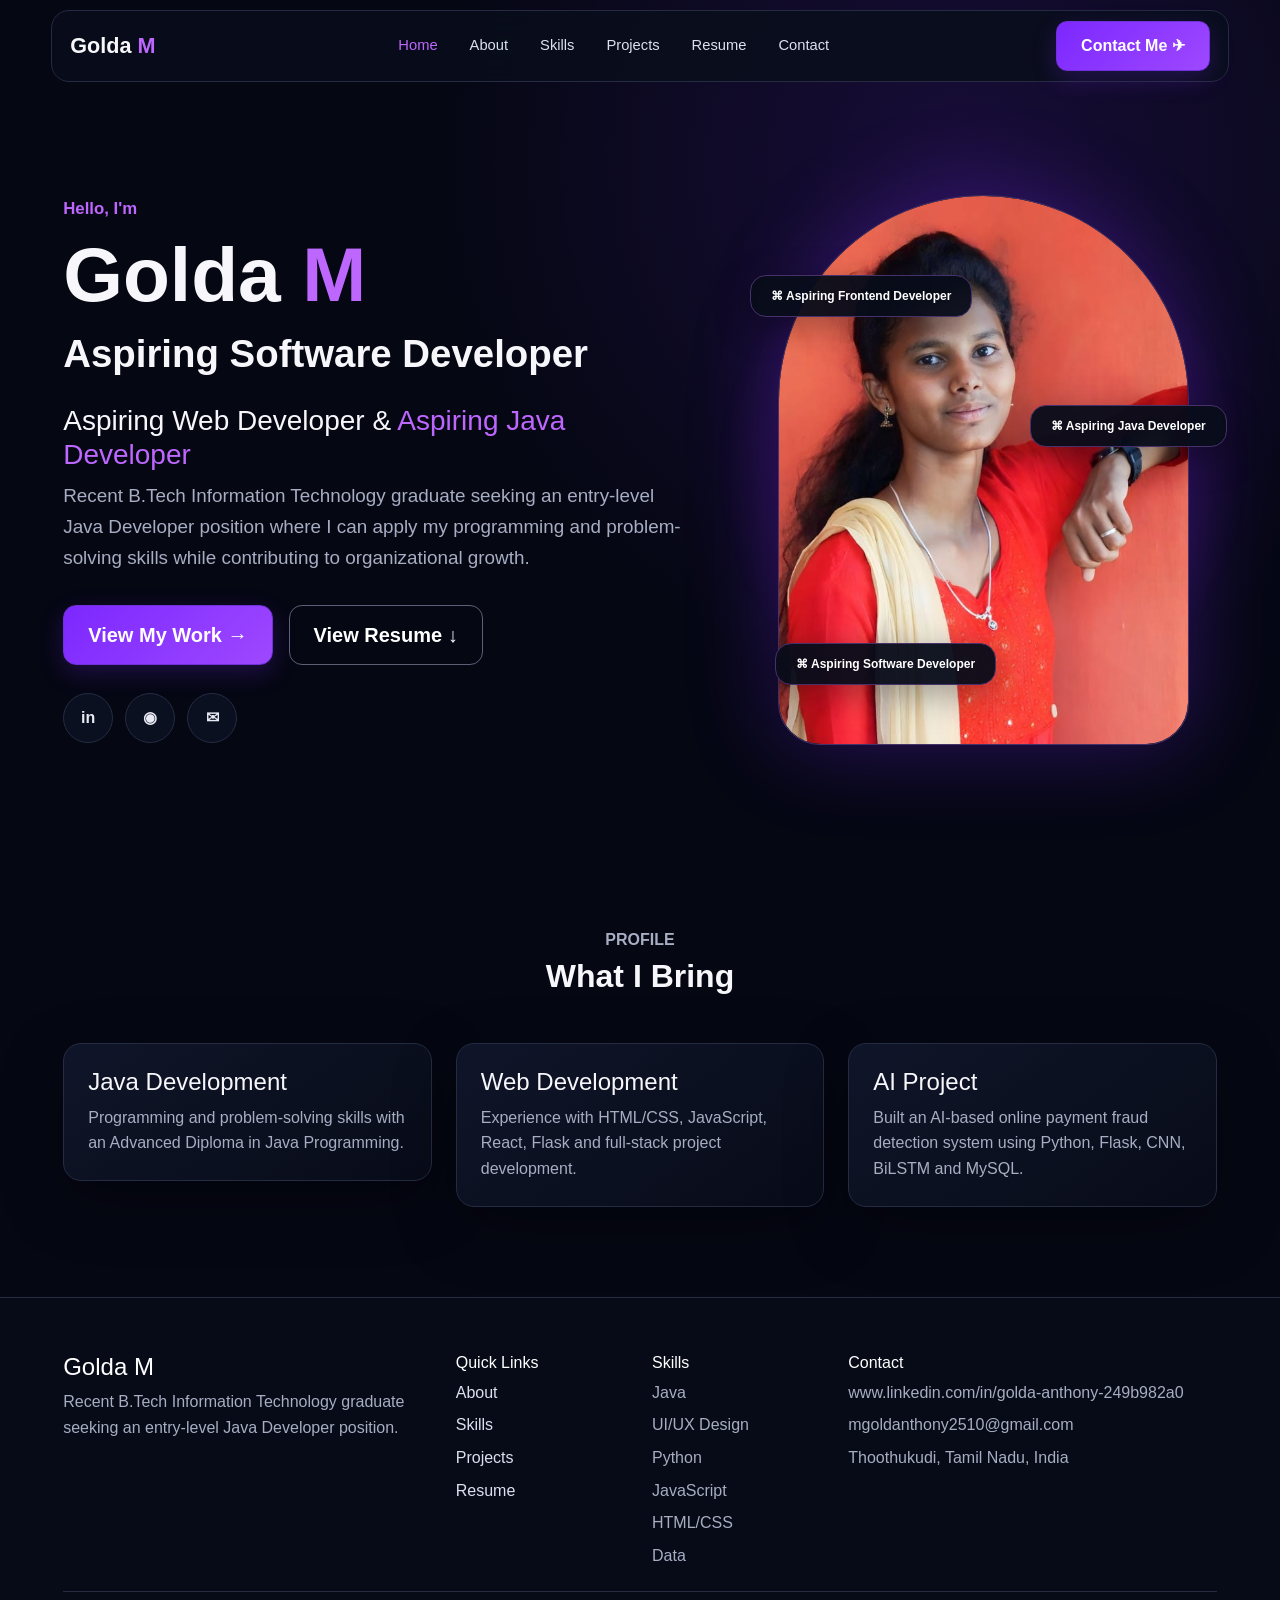
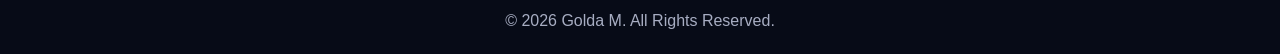
<file: index.html>
<!DOCTYPE html>
<html lang="en">
<head>
<meta charset="UTF-8">
<meta name="viewport" content="width=device-width, initial-scale=1.0">
<title>Home | Golda M</title>
<link href="https://cdn.jsdelivr.net/npm/bootstrap@5.3.3/dist/css/bootstrap.min.css" rel="stylesheet">
<link rel="stylesheet" href="css/style.css">
</head>
<body>
<nav class="navbar navbar-expand-lg sticky-top">
  <div class="container">
    <a class="navbar-brand" href="index.html">Golda <span>M</span></a>
    <button class="navbar-toggler" type="button" data-bs-toggle="collapse" data-bs-target="#mainNav" aria-label="Toggle navigation">
      <span class="navbar-toggler-icon"></span>
    </button>
    <div class="collapse navbar-collapse" id="mainNav">
      <ul class="navbar-nav mx-auto align-items-lg-center gap-lg-2">
        <li class="nav-item"><a class="nav-link active" href="index.html">Home</a></li>
        <li class="nav-item"><a class="nav-link" href="about.html">About</a></li>
        <li class="nav-item"><a class="nav-link" href="skills.html">Skills</a></li>
        <li class="nav-item"><a class="nav-link" href="projects.html">Projects</a></li>
        <li class="nav-item"><a class="nav-link" href="resume.html">Resume</a></li>
        <li class="nav-item"><a class="nav-link" href="contact.html">Contact</a></li>
      </ul>
      <a class="btn btn-purple px-4" href="contact.html">Contact Me ✈</a>
    </div>
  </div>
</nav>

<section class="hero">
  <div class="container">
    <div class="row align-items-center g-0 hero-row">
      <div class="col-lg-7 hero-content">
        <p class="kicker">Hello, I'm</p>
        <h1>Golda <span class="accent">M</span></h1>
        <h2>Aspiring Software Developer</h2>
        <h3>Aspiring Web Developer &amp; <span class="accent">Aspiring Java Developer</span></h3>
        <p class="hero-description">Recent B.Tech Information Technology graduate seeking an entry-level Java Developer position where I can apply my programming and problem-solving skills while contributing to organizational growth.</p>
        <div class="actions">
          <a class="btn btn-purple btn-lg" href="projects.html">View My Work →</a>
          <a class="btn btn-outline-purple btn-lg" href="resume.html">View Resume ↓</a>
        </div>
        <div class="social-icons">
          <a href="https://linkedin.com/in/golda-anthony-249b982a" target="_blank" aria-label="LinkedIn">in</a>
          <a href="https://github.com/GoldaAnthony" target="_blank" aria-label="GitHub">◉</a>
          <a href="mgoldanthony2510@gmail.com" aria-label="Email">✉</a>
        </div>
      </div>

      <div class="col-lg-5 hero-image-col">
        <div class="hero-art">
          <div class="orb"></div>
          <div class="profile">
            <img src="images/profile.jpg" class="profile-photo" alt="Golda M profile photo">
          </div>
          <div class="badge b1">⌘ Aspiring Frontend Developer</div>
          <div class="badge b2">⌘ Aspiring Java Developer</div>
          <div class="badge b3">⌘ Aspiring Software Developer</div>
        </div>
      </div>
    </div>
  </div>
</section>

<section class="section">
<div class="container">
  <div class="text-center mb-5">
    <p class="text-uppercase fw-bold text-secondary mb-1">Profile</p>
    <h2 class="fw-bold">What I Bring</h2>
  </div>
  <div class="row g-4">
    <div class="col-md-4"><div class="card p-4"><h4>Java Development</h4><p class="text-secondary mb-0">Programming and problem-solving skills with an Advanced Diploma in Java Programming.</p></div></div>
    <div class="col-md-4"><div class="card p-4"><h4>Web Development</h4><p class="text-secondary mb-0">Experience with HTML/CSS, JavaScript, React, Flask and full-stack project development.</p></div></div>
    <div class="col-md-4"><div class="card p-4"><h4>AI Project</h4><p class="text-secondary mb-0">Built an AI-based online payment fraud detection system using Python, Flask, CNN, BiLSTM and MySQL.</p></div></div>
  </div>
</div>
</section>

<footer>
  <div class="container">
    <div class="row g-4">
      <div class="col-lg-4">
        <h4 class="text-white">Golda M</h4>
        <p>Recent B.Tech Information Technology graduate seeking an entry-level Java Developer position.</p>
      </div>
      <div class="col-sm-6 col-lg-2">
        <h6 class="text-white">Quick Links</h6>
        <p><a href="about.html">About</a></p><p><a href="skills.html">Skills</a></p><p><a href="projects.html">Projects</a></p><p><a href="resume.html">Resume</a></p>
      </div>
      <div class="col-sm-6 col-lg-2">
        <h6 class="text-white">Skills</h6>
        <p>Java</p><p>UI/UX Design</p><p>Python</p><p>JavaScript</p><p>HTML/CSS</p><p>Data</p>
      </div>
      <div class="col-lg-4">
        <h6 class="text-white">Contact</h6>
        <p>www.linkedin.com/in/golda-anthony-249b982a0</p>
        <p>mgoldanthony2510@gmail.com</p>
        <p>Thoothukudi, Tamil Nadu, India</p>
      </div>
    </div>
    <hr class="border-secondary">
    <p class="text-center mb-0">© <span class="year"></span> Golda M. All Rights Reserved.</p>
  </div>
</footer>
<script src="https://cdn.jsdelivr.net/npm/bootstrap@5.3.3/dist/js/bootstrap.bundle.min.js"></script>
<script src="js/main.js"></script>
</body>
</html>
</file>
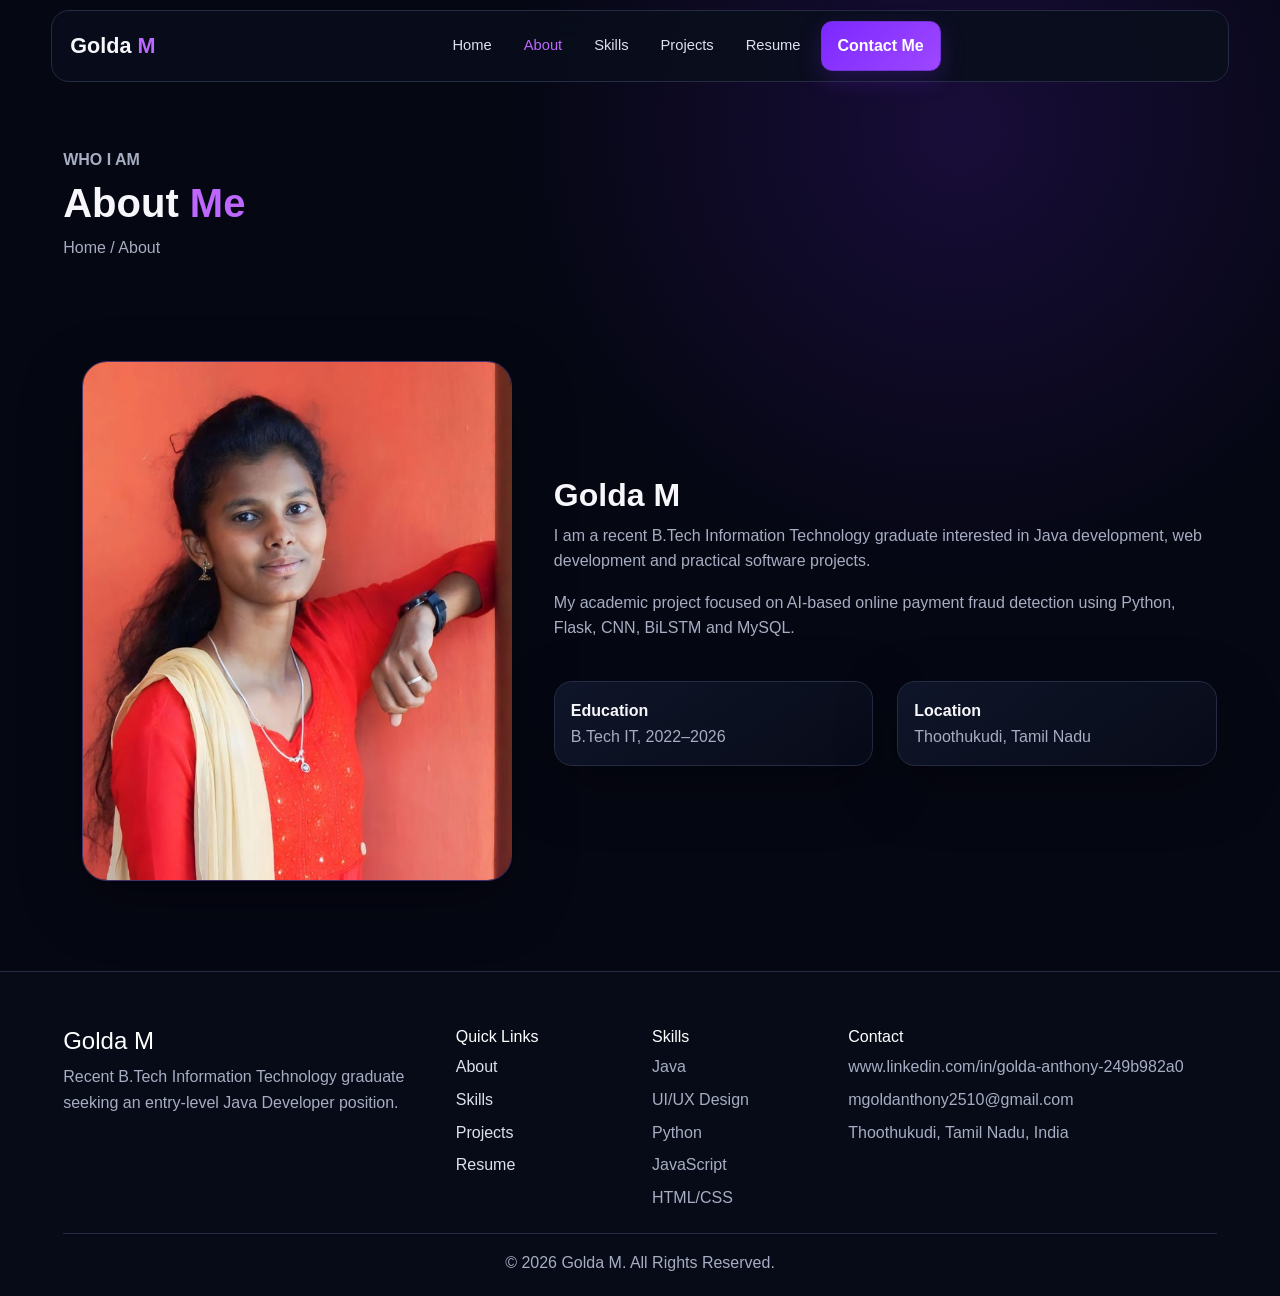
<file: about.html>
<!DOCTYPE html>
<html lang="en">
<head>
<meta charset="UTF-8">
<meta name="viewport" content="width=device-width, initial-scale=1.0">
<title>About | Golda M</title>
<link href="https://cdn.jsdelivr.net/npm/bootstrap@5.3.3/dist/css/bootstrap.min.css" rel="stylesheet">
<link rel="stylesheet" href="css/style.css">
</head>
<body>
<nav class="navbar navbar-expand-lg bg-white border-bottom sticky-top">
  <div class="container">
    <a class="navbar-brand" href="index.html">Golda <span>M</span></a>
    <button class="navbar-toggler" type="button" data-bs-toggle="collapse" data-bs-target="#mainNav" aria-label="Toggle navigation">
      <span class="navbar-toggler-icon"></span>
    </button>
    <div class="collapse navbar-collapse" id="mainNav">
      <ul class="navbar-nav ms-auto align-items-lg-center gap-lg-2">
        <li class="nav-item"><a class="nav-link" href="index.html">Home</a></li>
        <li class="nav-item"><a class="nav-link active" href="about.html">About</a></li>
        <li class="nav-item"><a class="nav-link" href="skills.html">Skills</a></li>
        <li class="nav-item"><a class="nav-link" href="projects.html">Projects</a></li>
        <li class="nav-item"><a class="nav-link" href="resume.html">Resume</a></li>
        <li class="nav-item"><a class="btn btn-purple px-3" href="contact.html">Contact Me</a></li>
      </ul>
    </div>
  </div>
</nav>

<section class="page-head">
<div class="container">
  <p class="text-uppercase fw-bold text-secondary">Who I Am</p>
  <h1 class="fw-bold">About <span class="accent">Me</span></h1>
  <p class="text-secondary">Home / About</p>
</div>
</section>
<section class="section">
<div class="container">
  <div class="row align-items-center g-5">
    <div class="col-lg-5">
      <img src="images/profile.jpg" class="about-photo" alt="Golda M profile photo">
    </div>
    <div class="col-lg-7">
      <h2 class="fw-bold">Golda M</h2>
      <p class="text-secondary">I am a recent B.Tech Information Technology graduate interested in Java development, web development and practical software projects.</p>
      <p class="text-secondary">My academic project focused on AI-based online payment fraud detection using Python, Flask, CNN, BiLSTM and MySQL.</p>
      <div class="row g-3 mt-3">
        <div class="col-sm-6"><div class="card p-3"><strong>Education</strong><span class="text-secondary">B.Tech IT, 2022–2026</span></div></div>
        <div class="col-sm-6"><div class="card p-3"><strong>Location</strong><span class="text-secondary">Thoothukudi, Tamil Nadu</span></div></div>
      </div>
    </div>
  </div>
</div>
</section>

<footer>
  <div class="container">
    <div class="row g-4">
      <div class="col-lg-4">
        <h4 class="text-white">Golda M</h4>
        <p>Recent B.Tech Information Technology graduate seeking an entry-level Java Developer position.</p>
      </div>
      <div class="col-sm-6 col-lg-2">
        <h6 class="text-white">Quick Links</h6>
        <p><a href="about.html">About</a></p><p><a href="skills.html">Skills</a></p><p><a href="projects.html">Projects</a></p><p><a href="resume.html">Resume</a></p>
      </div>
      <div class="col-sm-6 col-lg-2">
        <h6 class="text-white">Skills</h6>
        <p>Java</p><p>UI/UX Design</p><p>Python</p><p>JavaScript</p><p>HTML/CSS</p>
      </div>
      <div class="col-lg-4">
        <h6 class="text-white">Contact</h6>
        <p>www.linkedin.com/in/golda-anthony-249b982a0</p>
        <p>mgoldanthony2510@gmail.com</p>
        <p>Thoothukudi, Tamil Nadu, India</p>
      </div>
    </div>
    <hr class="border-secondary">
    <p class="text-center mb-0">© <span class="year"></span> Golda M. All Rights Reserved.</p>
  </div>
</footer>
<script src="https://cdn.jsdelivr.net/npm/bootstrap@5.3.3/dist/js/bootstrap.bundle.min.js"></script>
<script src="js/main.js"></script>
</body>
</html>
</file>
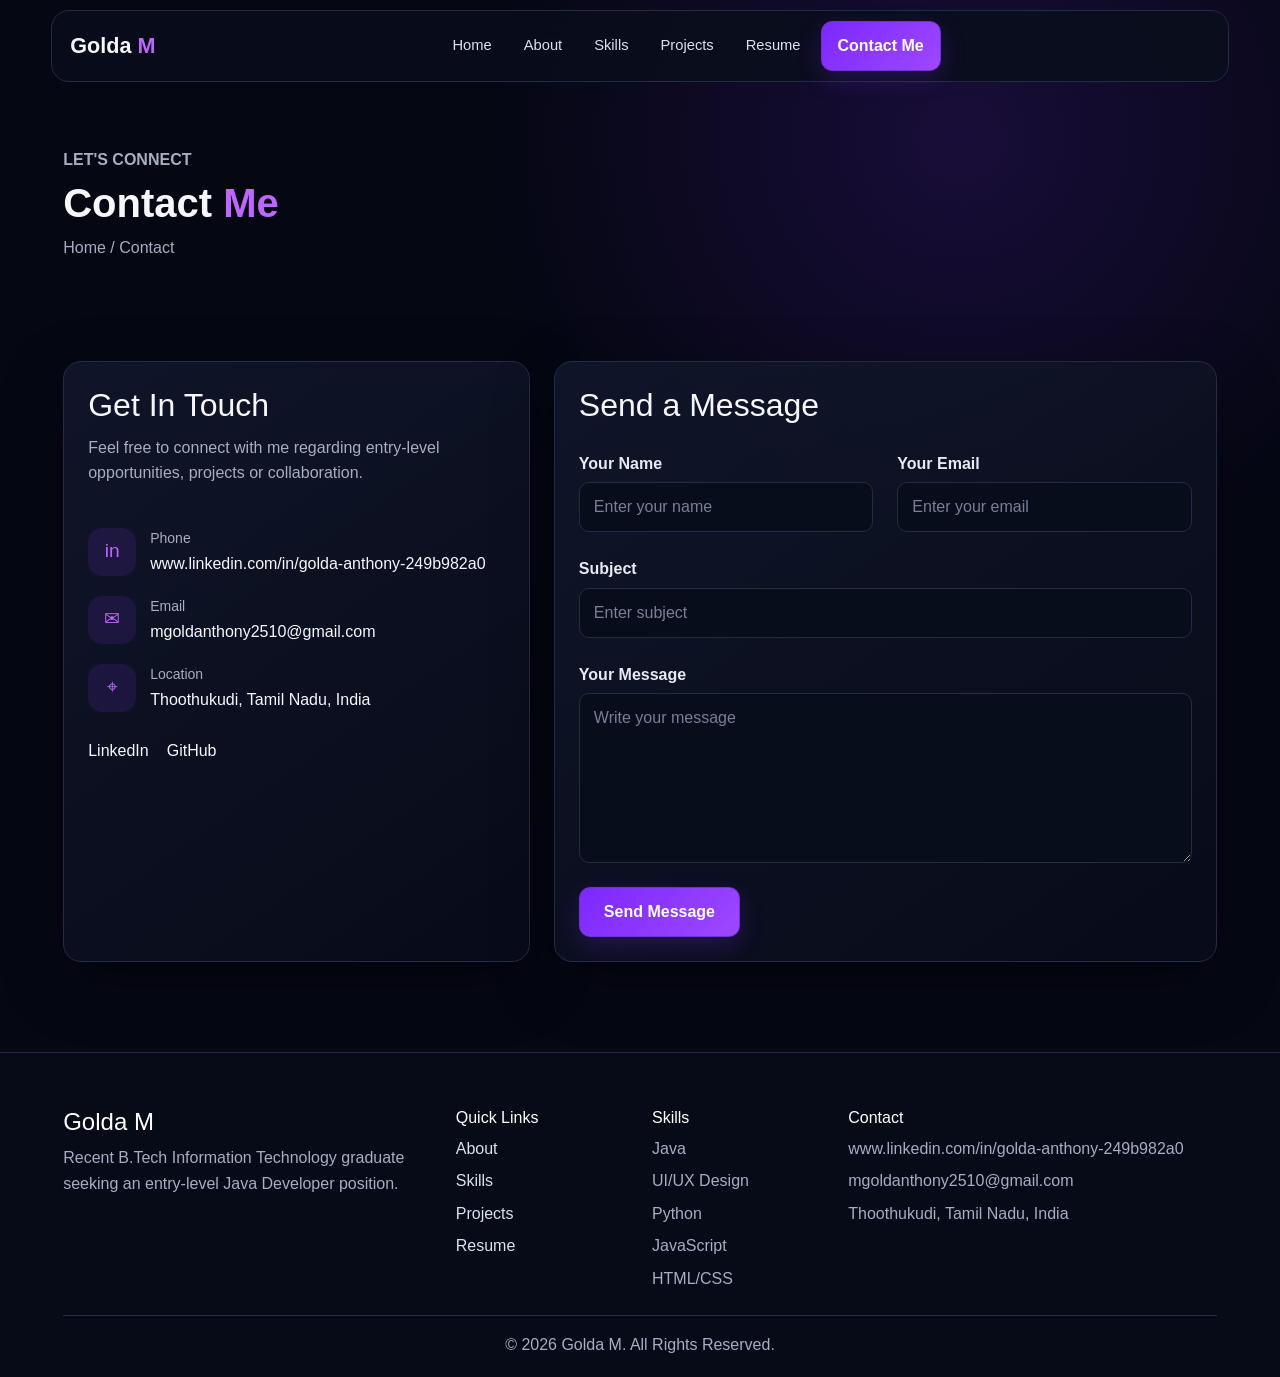
<file: contact.html>
<!DOCTYPE html>
<html lang="en">
<head>
<meta charset="UTF-8">
<meta name="viewport" content="width=device-width, initial-scale=1.0">
<title>Contact | Golda M</title>
<link href="https://cdn.jsdelivr.net/npm/bootstrap@5.3.3/dist/css/bootstrap.min.css" rel="stylesheet">
<link rel="stylesheet" href="css/style.css">
</head>
<body>
<nav class="navbar navbar-expand-lg bg-white border-bottom sticky-top">
  <div class="container">
    <a class="navbar-brand" href="index.html">Golda <span>M</span></a>
    <button class="navbar-toggler" type="button" data-bs-toggle="collapse" data-bs-target="#mainNav" aria-label="Toggle navigation">
      <span class="navbar-toggler-icon"></span>
    </button>
    <div class="collapse navbar-collapse" id="mainNav">
      <ul class="navbar-nav ms-auto align-items-lg-center gap-lg-2">
        <li class="nav-item"><a class="nav-link" href="index.html">Home</a></li>
        <li class="nav-item"><a class="nav-link" href="about.html">About</a></li>
        <li class="nav-item"><a class="nav-link" href="skills.html">Skills</a></li>
        <li class="nav-item"><a class="nav-link" href="projects.html">Projects</a></li>
        <li class="nav-item"><a class="nav-link" href="resume.html">Resume</a></li>
        <li class="nav-item"><a class="btn btn-purple px-3" href="contact.html">Contact Me</a></li>
      </ul>
    </div>
  </div>
</nav>

<section class="page-head">
  <div class="container">
    <p class="text-uppercase fw-bold text-secondary">Let's Connect</p>
    <h1 class="fw-bold">Contact <span class="accent">Me</span></h1>
    <p class="text-secondary">Home / Contact</p>
  </div>
</section>

<section class="section">
  <div class="container">
    <div class="row g-4 contact-grid align-items-stretch">
      <div class="col-lg-5 contact-col">
        <div class="card p-4 contact-card">
          <h2>Get In Touch</h2>
          <p class="text-secondary">Feel free to connect with me regarding entry-level opportunities, projects or collaboration.</p>
          <div class="contact-info">
            <div class="contact-item"><div class="contact-icon">in</div><div><small class="text-secondary">Phone</small><div>www.linkedin.com/in/golda-anthony-249b982a0</div></div></div>
            <div class="contact-item"><div class="contact-icon">✉</div><div><small class="text-secondary">Email</small><div>mgoldanthony2510@gmail.com</div></div></div>
            <div class="contact-item"><div class="contact-icon">⌖</div><div><small class="text-secondary">Location</small><div>Thoothukudi, Tamil Nadu, India</div></div></div>
          </div>
          <div class="contact-links">
            <a href="https://linkedin.com/in/golda-anthony-249b982a0" target="_blank">LinkedIn</a>
            <a href="https://github.com/GoldaAnthony" target="_blank">GitHub</a>
          </div>
        </div>
      </div>

      <div class="col-lg-7 contact-col">
        <div class="card p-4 contact-card contact-form">
          <h2>Send a Message</h2>
          <form id="contactForm" class="mt-3">
            <div class="row g-3">
              <div class="col-md-6"><label class="form-label" for="name">Your Name</label><input id="name" class="form-control" type="text" placeholder="Enter your name" required></div>
              <div class="col-md-6"><label class="form-label" for="email">Your Email</label><input id="email" type="email" class="form-control" placeholder="Enter your email" required></div>
              <div class="col-12"><label class="form-label" for="subject">Subject</label><input id="subject" class="form-control" type="text" placeholder="Enter subject" required></div>
              <div class="col-12"><label class="form-label" for="message">Your Message</label><textarea id="message" class="form-control" rows="6" placeholder="Write your message" required></textarea></div>
              <div class="col-12"><button class="btn btn-purple px-4" type="submit">Send Message</button></div>
            </div>
          </form>
        </div>
      </div>
    </div>
  </div>
</section>

<footer>
  <div class="container">
    <div class="row g-4">
      <div class="col-lg-4">
        <h4 class="text-white">Golda M</h4>
        <p>Recent B.Tech Information Technology graduate seeking an entry-level Java Developer position.</p>
      </div>
      <div class="col-sm-6 col-lg-2">
        <h6 class="text-white">Quick Links</h6>
        <p><a href="about.html">About</a></p><p><a href="skills.html">Skills</a></p><p><a href="projects.html">Projects</a></p><p><a href="resume.html">Resume</a></p>
      </div>
      <div class="col-sm-6 col-lg-2">
        <h6 class="text-white">Skills</h6>
        <p>Java</p><p>UI/UX Design</p><p>Python</p><p>JavaScript</p><p>HTML/CSS</p>
      </div>
      <div class="col-lg-4">
        <h6 class="text-white">Contact</h6>
        <p>www.linkedin.com/in/golda-anthony-249b982a0</p>
        <p>mgoldanthony2510@gmail.com</p>
        <p>Thoothukudi, Tamil Nadu, India</p>
      </div>
    </div>
    <hr class="border-secondary">
    <p class="text-center mb-0">© <span class="year"></span> Golda M. All Rights Reserved.</p>
  </div>
</footer>
<script src="https://cdn.jsdelivr.net/npm/bootstrap@5.3.3/dist/js/bootstrap.bundle.min.js"></script>
<script src="js/main.js"></script>
</body>
</html>
</file>
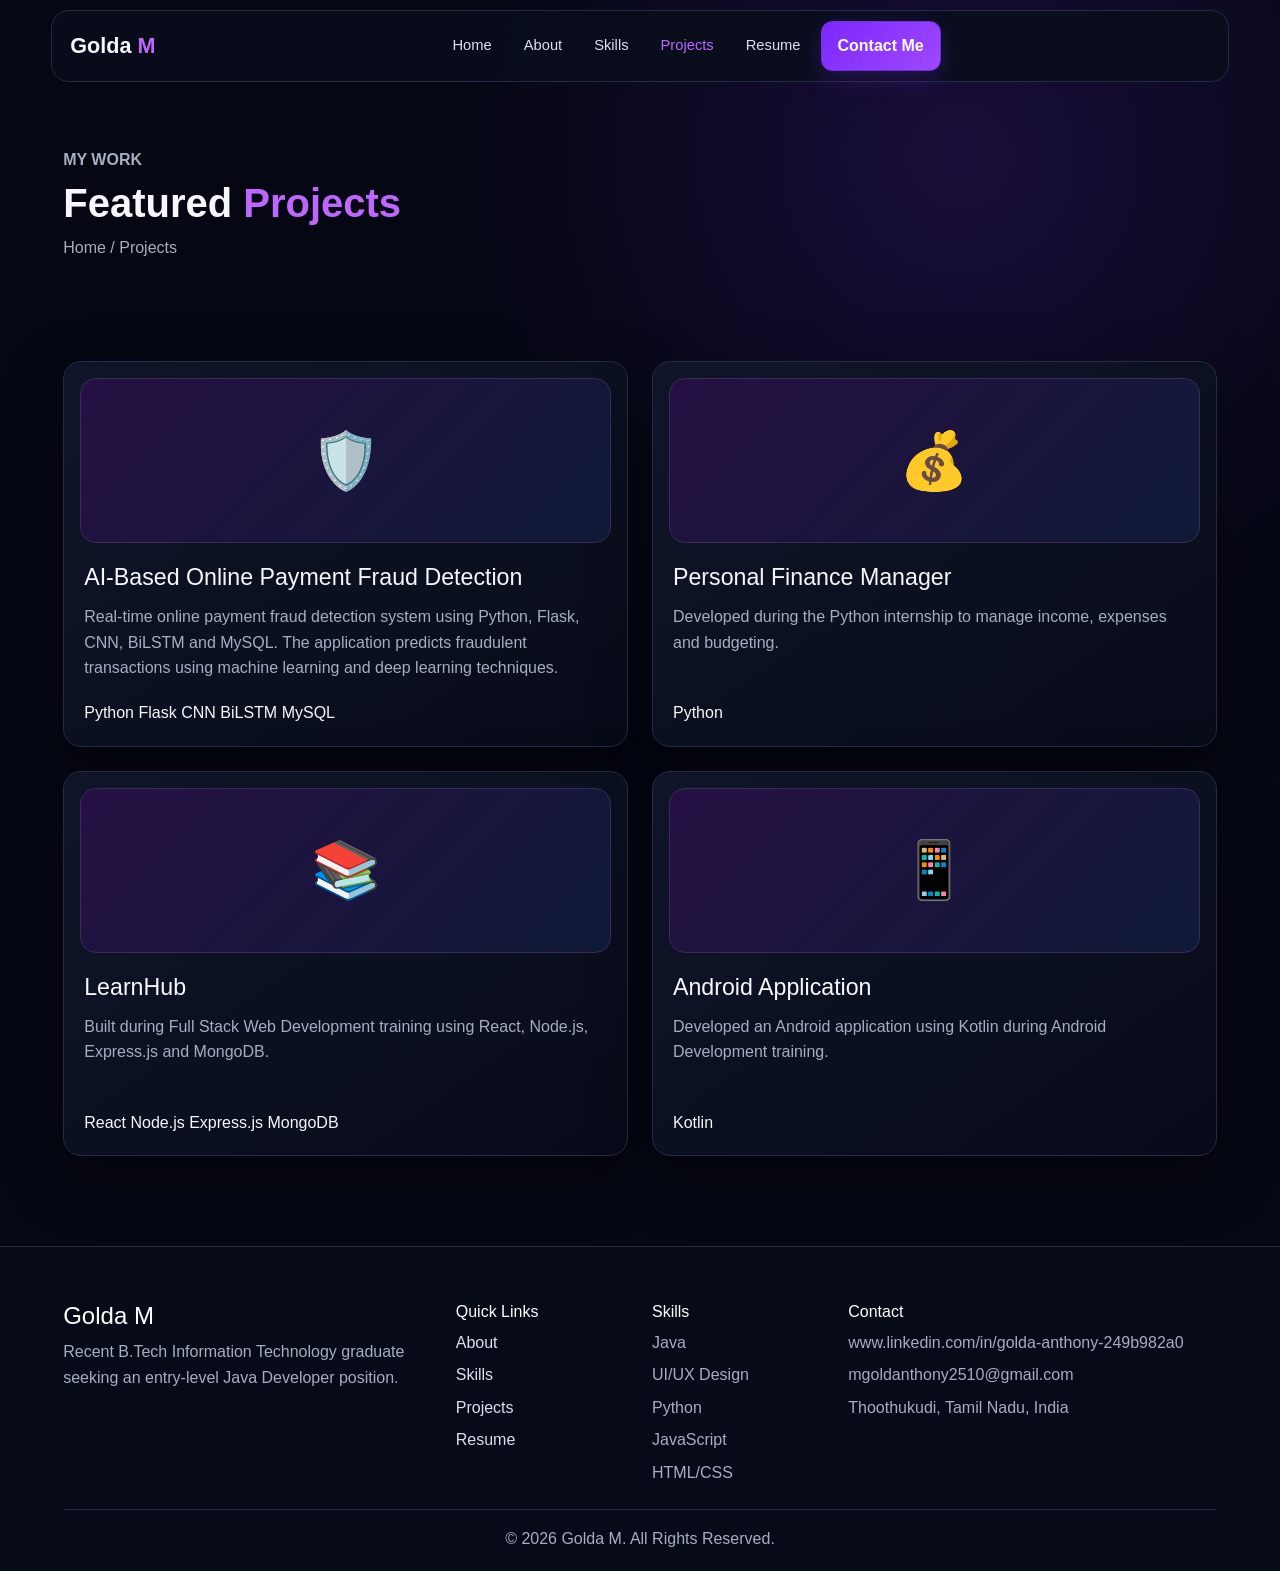
<file: projects.html>
<!DOCTYPE html>
<html lang="en">
<head>
<meta charset="UTF-8">
<meta name="viewport" content="width=device-width, initial-scale=1.0">
<title>Projects | Golda M</title>
<link href="https://cdn.jsdelivr.net/npm/bootstrap@5.3.3/dist/css/bootstrap.min.css" rel="stylesheet">
<link rel="stylesheet" href="css/style.css">
</head>
<body>
<nav class="navbar navbar-expand-lg bg-white border-bottom sticky-top">
  <div class="container">
    <a class="navbar-brand" href="index.html">Golda <span>M</span></a>
    <button class="navbar-toggler" type="button" data-bs-toggle="collapse" data-bs-target="#mainNav" aria-label="Toggle navigation">
      <span class="navbar-toggler-icon"></span>
    </button>
    <div class="collapse navbar-collapse" id="mainNav">
      <ul class="navbar-nav ms-auto align-items-lg-center gap-lg-2">
        <li class="nav-item"><a class="nav-link" href="index.html">Home</a></li>
        <li class="nav-item"><a class="nav-link" href="about.html">About</a></li>
        <li class="nav-item"><a class="nav-link" href="skills.html">Skills</a></li>
        <li class="nav-item"><a class="nav-link active" href="projects.html">Projects</a></li>
        <li class="nav-item"><a class="nav-link" href="resume.html">Resume</a></li>
        <li class="nav-item"><a class="btn btn-purple px-3" href="contact.html">Contact Me</a></li>
      </ul>
    </div>
  </div>
</nav>

<section class="page-head">
  <div class="container">
    <p class="text-uppercase fw-bold text-secondary">My Work</p>
    <h1 class="fw-bold">Featured <span class="accent">Projects</span></h1>
    <p class="text-secondary">Home / Projects</p>
  </div>
</section>

<section class="section">
  <div class="container">
    <div class="row g-4 project-grid">
      <div class="col-md-6 project-col">
        <div class="card project-card">
          <div class="project-icon">🛡️</div>
          <div class="project-body">
            <h3>AI-Based Online Payment Fraud Detection</h3>
            <p>Real-time online payment fraud detection system using Python, Flask, CNN, BiLSTM and MySQL. The application predicts fraudulent transactions using machine learning and deep learning techniques.</p>
            <div class="tags">
              <span>Python</span>
              <span>Flask</span>
              <span>CNN</span>
              <span>BiLSTM</span>
              <span>MySQL</span>
            </div>
          </div>
        </div>
      </div>
      <div class="col-md-6 project-col">
        <div class="card project-card">
          <div class="project-icon">💰</div>
          <div class="project-body">
            <h3>Personal Finance Manager</h3>
            <p>Developed during the Python internship to manage income, expenses and budgeting.</p>
            <div class="tags">
              <span>Python</span>
            </div>
          </div>
        </div>
      </div>
      <div class="col-md-6 project-col">
        <div class="card project-card">
          <div class="project-icon">📚</div>
          <div class="project-body">
            <h3>LearnHub</h3>
            <p>Built during Full Stack Web Development training using React, Node.js, Express.js and MongoDB.</p>
            <div class="tags">
              <span>React</span>
              <span>Node.js</span>
              <span>Express.js</span>
              <span>MongoDB</span>
            </div>
          </div>
        </div>
      </div>
      <div class="col-md-6 project-col">
        <div class="card project-card">
          <div class="project-icon">📱</div>
          <div class="project-body">
            <h3>Android Application</h3>
            <p>Developed an Android application using Kotlin during Android Development training.</p>
            <div class="tags">
              <span>Kotlin</span>
            </div>
          </div>
        </div>
      </div>
    </div>
  </div>
</section>

<footer>
  <div class="container">
    <div class="row g-4">
      <div class="col-lg-4">
        <h4 class="text-white">Golda M</h4>
        <p>Recent B.Tech Information Technology graduate seeking an entry-level Java Developer position.</p>
      </div>
      <div class="col-sm-6 col-lg-2">
        <h6 class="text-white">Quick Links</h6>
        <p><a href="about.html">About</a></p><p><a href="skills.html">Skills</a></p><p><a href="projects.html">Projects</a></p><p><a href="resume.html">Resume</a></p>
      </div>
      <div class="col-sm-6 col-lg-2">
        <h6 class="text-white">Skills</h6>
        <p>Java</p><p>UI/UX Design</p><p>Python</p><p>JavaScript</p><p>HTML/CSS</p>
      </div>
      <div class="col-lg-4">
        <h6 class="text-white">Contact</h6>
        <p>www.linkedin.com/in/golda-anthony-249b982a0</p>
        <p>mgoldanthony2510@gmail.com</p>
        <p>Thoothukudi, Tamil Nadu, India</p>
      </div>
    </div>
    <hr class="border-secondary">
    <p class="text-center mb-0">© <span class="year"></span> Golda M. All Rights Reserved.</p>
  </div>
</footer>
<script src="https://cdn.jsdelivr.net/npm/bootstrap@5.3.3/dist/js/bootstrap.bundle.min.js"></script>
<script src="js/main.js"></script>
</body>
</html>
</file>
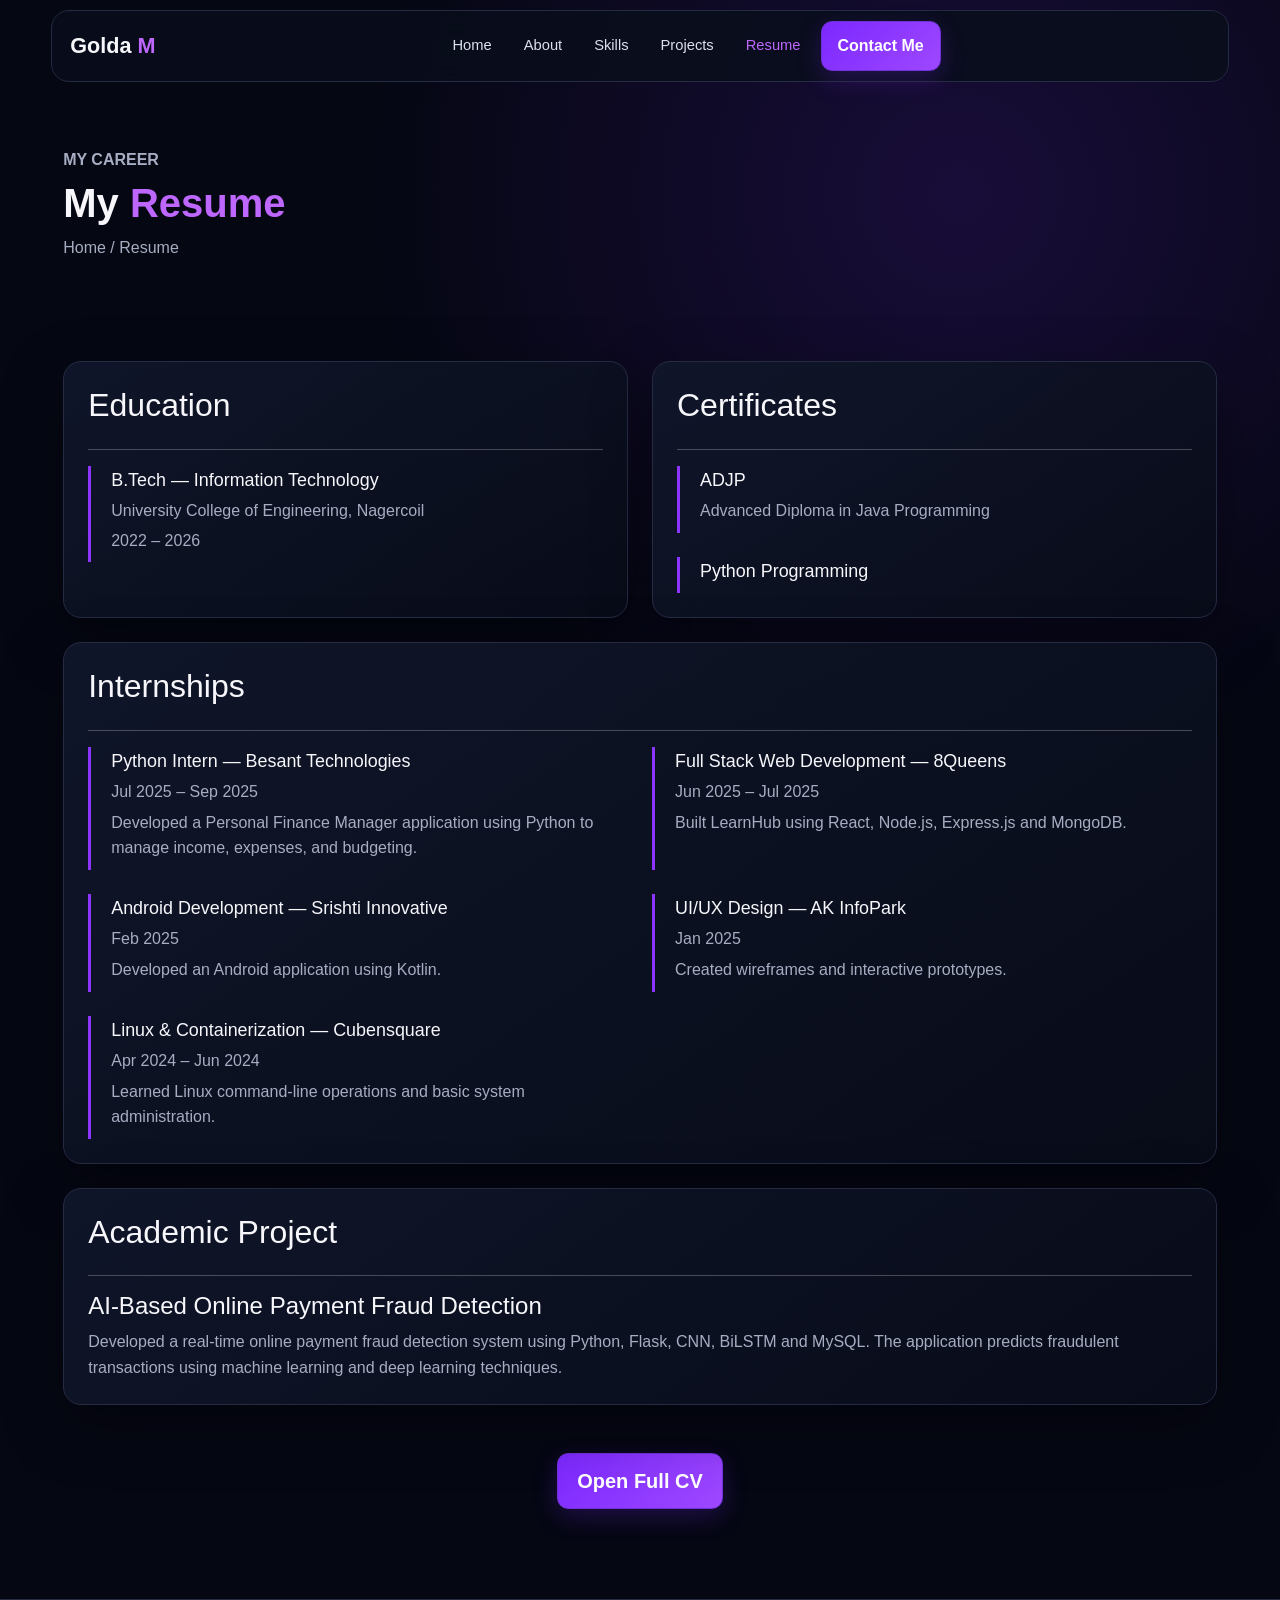
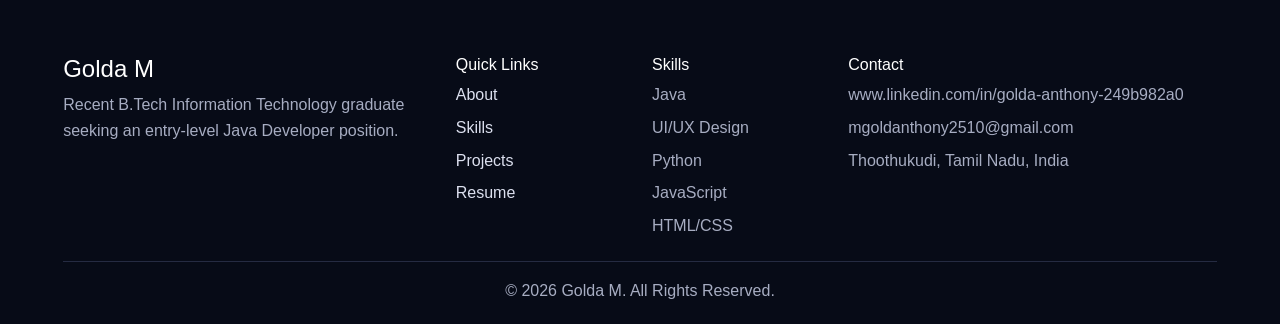
<file: resume.html>
<!DOCTYPE html>
<html lang="en">
<head>
<meta charset="UTF-8">
<meta name="viewport" content="width=device-width, initial-scale=1.0">
<title>Resume | Golda M</title>
<link href="https://cdn.jsdelivr.net/npm/bootstrap@5.3.3/dist/css/bootstrap.min.css" rel="stylesheet">
<link rel="stylesheet" href="css/style.css">
</head>
<body>
<nav class="navbar navbar-expand-lg bg-white border-bottom sticky-top">
  <div class="container">
    <a class="navbar-brand" href="index.html">Golda <span>M</span></a>
    <button class="navbar-toggler" type="button" data-bs-toggle="collapse" data-bs-target="#mainNav" aria-label="Toggle navigation">
      <span class="navbar-toggler-icon"></span>
    </button>
    <div class="collapse navbar-collapse" id="mainNav">
      <ul class="navbar-nav ms-auto align-items-lg-center gap-lg-2">
        <li class="nav-item"><a class="nav-link" href="index.html">Home</a></li>
        <li class="nav-item"><a class="nav-link" href="about.html">About</a></li>
        <li class="nav-item"><a class="nav-link" href="skills.html">Skills</a></li>
        <li class="nav-item"><a class="nav-link" href="projects.html">Projects</a></li>
        <li class="nav-item"><a class="nav-link active" href="resume.html">Resume</a></li>
        <li class="nav-item"><a class="btn btn-purple px-3" href="contact.html">Contact Me</a></li>
      </ul>
    </div>
  </div>
</nav>

<section class="page-head">
  <div class="container">
    <p class="text-uppercase fw-bold text-secondary">My Career</p>
    <h1 class="fw-bold">My <span class="accent">Resume</span></h1>
    <p class="text-secondary">Home / Resume</p>
  </div>
</section>

<section class="section">
  <div class="container">
    <div class="row g-4 resume-top-grid">
      <div class="col-lg-6 resume-col">
        <div class="card p-4 resume-card">
          <h2>Education</h2><hr>
          <div class="timeline-item">
            <h4>B.Tech — Information Technology</h4>
            <p class="mb-1">University College of Engineering, Nagercoil</p>
            <p class="text-secondary">2022 – 2026</p>
          </div>
        </div>
      </div>
      <div class="col-lg-6 resume-col">
        <div class="card p-4 resume-card">
          <h2>Certificates</h2><hr>
          <div class="timeline-item">
            <h4>ADJP</h4>
            <p class="text-secondary">Advanced Diploma in Java Programming</p>
          </div>
          <div class="timeline-item">
            <h4>Python Programming</h4>
          </div>
        </div>
      </div>

      <div class="col-12">
        <div class="card p-4">
          <h2>Internships</h2><hr>
          <div class="row g-4 resume-internship-grid">
            <div class="col-md-6"><div class="timeline-item"><h4>Python Intern — Besant Technologies</h4><p class="text-secondary">Jul 2025 – Sep 2025</p><p>Developed a Personal Finance Manager application using Python to manage income, expenses, and budgeting.</p></div></div>
            <div class="col-md-6"><div class="timeline-item"><h4>Full Stack Web Development — 8Queens</h4><p class="text-secondary">Jun 2025 – Jul 2025</p><p>Built LearnHub using React, Node.js, Express.js and MongoDB.</p></div></div>
            <div class="col-md-6"><div class="timeline-item"><h4>Android Development — Srishti Innovative</h4><p class="text-secondary">Feb 2025</p><p>Developed an Android application using Kotlin.</p></div></div>
            <div class="col-md-6"><div class="timeline-item"><h4>UI/UX Design — AK InfoPark</h4><p class="text-secondary">Jan 2025</p><p>Created wireframes and interactive prototypes.</p></div></div>
            <div class="col-md-6"><div class="timeline-item"><h4>Linux &amp; Containerization — Cubensquare</h4><p class="text-secondary">Apr 2024 – Jun 2024</p><p>Learned Linux command-line operations and basic system administration.</p></div></div>
          </div>
        </div>
      </div>

      <div class="col-12">
        <div class="card p-4 resume-project">
          <h2>Academic Project</h2><hr>
          <h4>AI-Based Online Payment Fraud Detection</h4>
          <p class="text-secondary">Developed a real-time online payment fraud detection system using Python, Flask, CNN, BiLSTM and MySQL. The application predicts fraudulent transactions using machine learning and deep learning techniques.</p>
        </div>
      </div>
    </div>
    <div class="text-center mt-5"><a class="btn btn-purple btn-lg" href="Golda_Anthony_CV.pdf" target="_blank">Open Full CV</a></div>
  </div>
</section>

<footer>
  <div class="container">
    <div class="row g-4">
      <div class="col-lg-4">
        <h4 class="text-white">Golda M</h4>
        <p>Recent B.Tech Information Technology graduate seeking an entry-level Java Developer position.</p>
      </div>
      <div class="col-sm-6 col-lg-2">
        <h6 class="text-white">Quick Links</h6>
        <p><a href="about.html">About</a></p><p><a href="skills.html">Skills</a></p><p><a href="projects.html">Projects</a></p><p><a href="resume.html">Resume</a></p>
      </div>
      <div class="col-sm-6 col-lg-2">
        <h6 class="text-white">Skills</h6>
        <p>Java</p><p>UI/UX Design<p>Python</p><p>JavaScript</p><p>HTML/CSS</p>
      </div>
      <div class="col-lg-4">
        <h6 class="text-white">Contact</h6>
        <p>www.linkedin.com/in/golda-anthony-249b982a0</p>
        <p>mgoldanthony2510@gmail.com</p>
        <p>Thoothukudi, Tamil Nadu, India</p>
      </div>
    </div>
    <hr class="border-secondary">
    <p class="text-center mb-0">© <span class="year"></span> Golda M. All Rights Reserved.</p>
  </div>
</footer>
<script src="https://cdn.jsdelivr.net/npm/bootstrap@5.3.3/dist/js/bootstrap.bundle.min.js"></script>
<script src="js/main.js"></script>
</body>
</html>
</file>
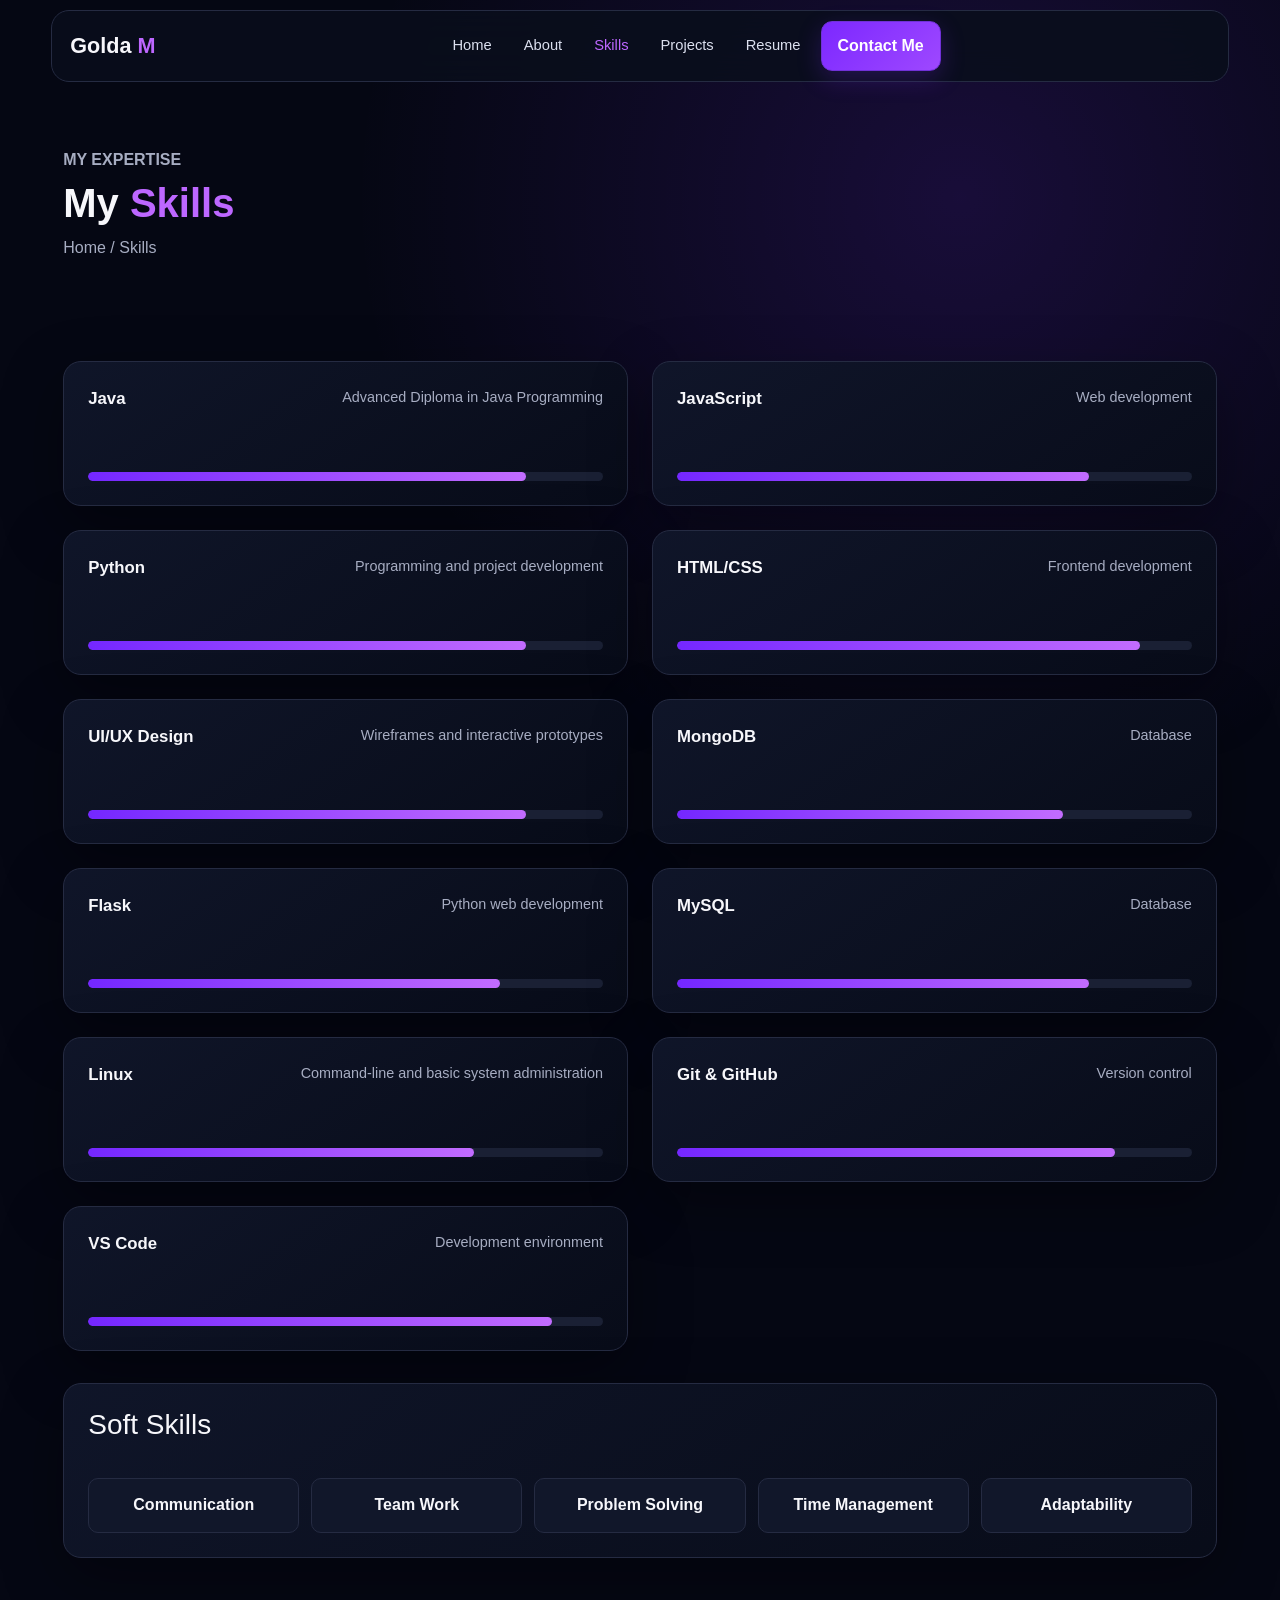
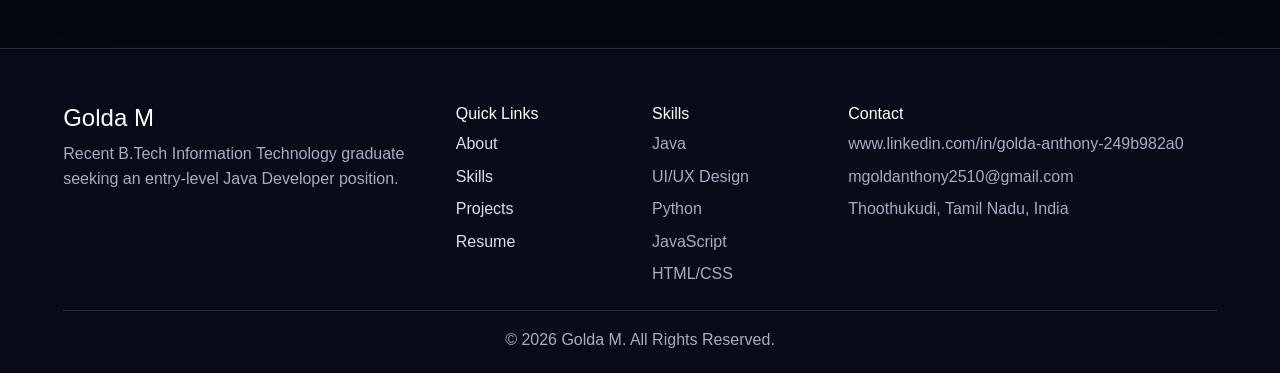
<file: skills.html>
<!DOCTYPE html>
<html lang="en">
<head>
<meta charset="UTF-8">
<meta name="viewport" content="width=device-width, initial-scale=1.0">
<title>Skills | Golda M</title>
<link href="https://cdn.jsdelivr.net/npm/bootstrap@5.3.3/dist/css/bootstrap.min.css" rel="stylesheet">
<link rel="stylesheet" href="css/style.css">
</head>
<body>
<nav class="navbar navbar-expand-lg bg-white border-bottom sticky-top">
  <div class="container">
    <a class="navbar-brand" href="index.html">Golda <span>M</span></a>
    <button class="navbar-toggler" type="button" data-bs-toggle="collapse" data-bs-target="#mainNav" aria-label="Toggle navigation">
      <span class="navbar-toggler-icon"></span>
    </button>
    <div class="collapse navbar-collapse" id="mainNav">
      <ul class="navbar-nav ms-auto align-items-lg-center gap-lg-2">
        <li class="nav-item"><a class="nav-link" href="index.html">Home</a></li>
        <li class="nav-item"><a class="nav-link" href="about.html">About</a></li>
        <li class="nav-item"><a class="nav-link active" href="skills.html">Skills</a></li>
        <li class="nav-item"><a class="nav-link" href="projects.html">Projects</a></li>
        <li class="nav-item"><a class="nav-link" href="resume.html">Resume</a></li>
        <li class="nav-item"><a class="btn btn-purple px-3" href="contact.html">Contact Me</a></li>
      </ul>
    </div>
  </div>
</nav>

<section class="page-head">
  <div class="container">
    <p class="text-uppercase fw-bold text-secondary">My Expertise</p>
    <h1 class="fw-bold">My <span class="accent">Skills</span></h1>
    <p class="text-secondary">Home / Skills</p>
  </div>
</section>

<section class="section">
  <div class="container">
    <div class="row g-4 skills-grid">
      <div class="col-md-6"><div class="card p-4 skill-card"><div class="skill-title-row"><strong>Java</strong><span>Advanced Diploma in Java Programming</span></div><div class="skill-bar"><div class="progress-bar" style="width:85%"></div></div></div></div>
      <div class="col-md-6"><div class="card p-4 skill-card"><div class="skill-title-row"><strong>JavaScript</strong><span>Web development</span></div><div class="skill-bar"><div class="progress-bar" style="width:80%"></div></div></div></div>
      <div class="col-md-6"><div class="card p-4 skill-card"><div class="skill-title-row"><strong>Python</strong><span>Programming and project development</span></div><div class="skill-bar"><div class="progress-bar" style="width:85%"></div></div></div></div>
      <div class="col-md-6"><div class="card p-4 skill-card"><div class="skill-title-row"><strong>HTML/CSS</strong><span>Frontend development</span></div><div class="skill-bar"><div class="progress-bar" style="width:90%"></div></div></div></div>
      <div class="col-md-6"><div class="card p-4 skill-card"><div class="skill-title-row"><strong>UI/UX Design</strong><span>Wireframes and interactive prototypes</span></div><div class="skill-bar"><div class="progress-bar" style="width:85%"></div></div></div></div>
      <div class="col-md-6"><div class="card p-4 skill-card"><div class="skill-title-row"><strong>MongoDB</strong><span>Database</span></div><div class="skill-bar"><div class="progress-bar" style="width:75%"></div></div></div></div>
      <div class="col-md-6"><div class="card p-4 skill-card"><div class="skill-title-row"><strong>Flask</strong><span>Python web development</span></div><div class="skill-bar"><div class="progress-bar" style="width:80%"></div></div></div></div>
      <div class="col-md-6"><div class="card p-4 skill-card"><div class="skill-title-row"><strong>MySQL</strong><span>Database</span></div><div class="skill-bar"><div class="progress-bar" style="width:80%"></div></div></div></div>
      <div class="col-md-6"><div class="card p-4 skill-card"><div class="skill-title-row"><strong>Linux</strong><span>Command-line and basic system administration</span></div><div class="skill-bar"><div class="progress-bar" style="width:75%"></div></div></div></div>
      <div class="col-md-6"><div class="card p-4 skill-card"><div class="skill-title-row"><strong>Git &amp; GitHub</strong><span>Version control</span></div><div class="skill-bar"><div class="progress-bar" style="width:85%"></div></div></div></div>
      <div class="col-md-6"><div class="card p-4 skill-card"><div class="skill-title-row"><strong>VS Code</strong><span>Development environment</span></div><div class="skill-bar"><div class="progress-bar" style="width:90%"></div></div></div></div>
    </div>

    <div class="row g-4 mt-2">
      <div class="col-12">
        <div class="card p-4 soft-skills-card">
          <h3>Soft Skills</h3>
          <div class="soft-skills-list mt-3">
            <span class="soft-skill">Communication</span>
            <span class="soft-skill">Team Work</span>
            <span class="soft-skill">Problem Solving</span>
            <span class="soft-skill">Time Management</span>
            <span class="soft-skill">Adaptability</span>
          </div>
        </div>
      </div>
    </div>
  </div>
</section>

<footer>
  <div class="container">
    <div class="row g-4">
      <div class="col-lg-4">
        <h4 class="text-white">Golda M</h4>
        <p>Recent B.Tech Information Technology graduate seeking an entry-level Java Developer position.</p>
      </div>
      <div class="col-sm-6 col-lg-2">
        <h6 class="text-white">Quick Links</h6>
        <p><a href="about.html">About</a></p><p><a href="skills.html">Skills</a></p><p><a href="projects.html">Projects</a></p><p><a href="resume.html">Resume</a></p>
      </div>
      <div class="col-sm-6 col-lg-2">
        <h6 class="text-white">Skills</h6>
        <p>Java</p><p>UI/UX Design</p><p>Python</p><p>JavaScript</p><p>HTML/CSS</p>
      </div>
      <div class="col-lg-4">
        <h6 class="text-white">Contact</h6>
        <p>www.linkedin.com/in/golda-anthony-249b982a0</p>
        <p>mgoldanthony2510@gmail.com</p>
        <p>Thoothukudi, Tamil Nadu, India</p>
      </div>
    </div>
    <hr class="border-secondary">
    <p class="text-center mb-0">© <span class="year"></span> Golda M. All Rights Reserved.</p>
  </div>
</footer>
<script src="https://cdn.jsdelivr.net/npm/bootstrap@5.3.3/dist/js/bootstrap.bundle.min.js"></script>
<script src="js/main.js"></script>
</body>
</html>
</file>
<file: css/style.css>
:root{
  --bg:#050713;
  --panel:#0b1020;
  --panel2:#10162a;
  --text:#f7f7fb;
  --muted:#a7adc2;
  --purple:#8b35ff;
  --purple2:#bd67ff;
  --line:#252b42;
  --shadow:0 20px 60px rgba(0,0,0,.35);
}

*{box-sizing:border-box}
html{scroll-behavior:smooth}
body{
  margin:0;
  font-family:Inter,Segoe UI,Arial,sans-serif;
  background:radial-gradient(circle at 75% 10%,rgba(126,45,255,.16),transparent 30%),var(--bg);
  color:var(--text);
  line-height:1.6;
  overflow-x:hidden;
}
a{text-decoration:none;color:inherit}
img{max-width:100%}

.container{width:92%;max-width:1390px;margin-left:auto;margin-right:auto}
.row{--bs-gutter-x:1.5rem;--bs-gutter-y:1.5rem}

/* Navigation */
.navbar{
  position:sticky;
  top:10px;
  z-index:1000;
  width:92%;
  max-width:1390px;
  margin:10px auto 0;
  padding:10px 18px;
  background:rgba(10,14,28,.88)!important;
  backdrop-filter:blur(18px);
  border:1px solid var(--line)!important;
  border-radius:18px;
}
.navbar .container{width:100%;max-width:none;padding:0}
.navbar-brand{font-size:1.35rem;font-weight:800;color:var(--text)!important;white-space:nowrap}
.navbar-brand span,.accent{color:var(--purple2)!important}
.navbar .navbar-collapse{align-items:center}
.navbar .navbar-nav{margin-left:auto;margin-right:auto}
.navbar .nav-link{color:#dce0ef!important;font-size:.92rem;padding:10px 12px!important;transition:.25s}
.navbar .nav-link:hover,.navbar .nav-link.active{color:var(--purple2)!important}
.navbar-toggler{border:1px solid var(--line)!important;background:#10162a!important;padding:7px 10px}
.navbar-toggler-icon{filter:invert(1) brightness(2)}

/* Buttons */
.btn-purple{
  display:inline-flex;align-items:center;justify-content:center;gap:8px;
  padding:12px 19px;border-radius:11px;border:1px solid #7131d8;
  background:linear-gradient(135deg,#7c28ff,#9e48ff)!important;
  color:#fff!important;font-weight:700;
  box-shadow:0 8px 25px rgba(126,42,255,.22);
  transition:.25s;
}
.btn-purple:hover{transform:translateY(-2px);color:#fff!important}
.btn-outline-purple{
  display:inline-flex;align-items:center;justify-content:center;
  border:1px solid #5b6077!important;background:transparent!important;
  color:#fff!important;font-weight:700;box-shadow:none;
}
.btn-outline-purple:hover{border-color:var(--purple)!important;color:var(--purple2)!important;transform:translateY(-2px)}

/* Home */
.hero{min-height:calc(100vh - 125px);padding:65px 0;display:flex;align-items:center}
.hero-row{min-height:620px;align-items:center}
.hero-content{padding-right:45px}
.hero-content .kicker,.kicker{color:var(--purple2)!important;font-size:1.05rem;font-weight:800;margin-bottom:14px}
.hero-content h1{font-size:clamp(4rem,6vw,6.1rem);line-height:.98;margin:0 0 20px;font-weight:800}
.hero-content h2{font-size:clamp(2rem,3vw,2.8rem);line-height:1.15;margin:0 0 28px;font-weight:800}
.hero-description{max-width:720px;color:var(--muted)!important;font-size:1.18rem;line-height:1.65;margin:0}
.actions{display:flex;gap:16px;margin:32px 0 28px;align-items:center}
.actions .btn{min-height:60px;padding:0 24px;border-radius:13px}
.social-icons{display:flex;gap:12px;align-items:center}
.social-icons a{width:50px;height:50px;border:1px solid var(--line);border-radius:50%;display:grid;place-items:center;background:#0b1020;color:#e7e9f3;font-weight:700;font-size:1rem;transition:.25s}
.social-icons a:hover{border-color:var(--purple);color:var(--purple2);transform:translateY(-2px)}
.hero-image-col{height:100%}
.hero-art{position:relative;min-height:620px;height:100%;display:grid;place-items:center}
.orb{position:absolute;width:520px;height:520px;border-radius:50%;background:radial-gradient(circle,rgba(143,45,255,.25),rgba(74,16,130,.12) 58%,transparent 72%);filter:blur(4px)}
.profile{position:relative;width:min(455px,88%);height:550px;border-radius:220px 220px 45px 45px;background:#10162a;border:1px solid #46316b;box-shadow:0 0 90px rgba(128,44,255,.32);display:flex;align-items:flex-end;justify-content:center;overflow:hidden;z-index:2}
.profile-photo{width:100%;height:100%;display:block;object-fit:cover;object-position:center top;border:0;border-radius:inherit;box-shadow:none}
.badge{position:absolute;z-index:10;padding:14px 20px;background:rgba(8,12,26,.95);border:1px solid #46316b;border-radius:16px;box-shadow:0 10px 35px rgba(0,0,0,.35);font-weight:700;color:#fff;white-space:nowrap}
.b1{top:115px;left:0}.b2{top:245px;right:-10px}.b3{bottom:95px;left:25px}

/* Shared pages */
.section{padding:70px 0}
.page-head{padding:65px 0 25px}
.page-head h1{color:var(--text);margin-bottom:8px}
.page-head p{margin-bottom:6px}
.text-secondary{color:var(--muted)!important}
.card{
  background:linear-gradient(145deg,rgba(16,22,42,.95),rgba(8,12,25,.95));
  border:1px solid var(--line);border-radius:18px;box-shadow:var(--shadow);color:var(--text);
}
.card h1,.card h2,.card h3,.card h4,.card h5,.card h6{color:var(--text)}
.card p{color:var(--muted)}

/* Skills */
.skills-grid .skill-card{height:100%;min-height:145px;display:flex;flex-direction:column;justify-content:space-between}
.skill-title-row{display:flex;justify-content:space-between;align-items:flex-start;gap:18px;margin-bottom:14px}
.skill-title-row strong{font-size:1.05rem}
.skill-title-row span{color:var(--muted);font-size:.9rem;text-align:right}
.skill-bar{height:9px;width:100%;border-radius:20px;background:#1a2034;overflow:hidden}
.skill-bar .progress-bar{height:100%;background:linear-gradient(90deg,#7427ff,#c26cff);border-radius:20px}
.soft-skills-card{width:100%;height:100%}
.soft-skills-card h3{margin-bottom:20px}
.soft-skills-list{display:flex;flex-wrap:nowrap;gap:12px;align-items:stretch}
.soft-skill{flex:1 1 0;min-width:0;min-height:55px;padding:12px 10px;display:flex;align-items:center;justify-content:center;text-align:center;white-space:nowrap;background:#11172a;border:1px solid var(--line);border-radius:10px;color:var(--text);font-weight:700;transition:.25s}
.soft-skill:hover{border-color:var(--purple);color:var(--purple2);transform:translateY(-2px)}

/* Projects */
.project-grid .project-col{display:flex}
.project-card{width:100%;height:100%;display:flex;flex-direction:column;padding:16px!important}
.project-icon{height:165px;flex:0 0 165px;border-radius:16px;background:linear-gradient(135deg,#251043,#101a37);border:1px solid #3a2b59;display:grid;place-items:center;font-size:3.5rem;color:#b766ff}
.project-body{display:flex;flex-direction:column;flex:1;padding:20px 4px 4px}
.project-body h3{font-size:1.45rem;line-height:1.25;margin-bottom:12px}
.project-body p{margin-bottom:18px;min-height:78px}
.project-tags{display:flex;flex-wrap:wrap;gap:8px;margin-top:auto}
.badge.text-bg-light{background:#171d32!important;color:#d9dcef!important;border:1px solid var(--line);padding:9px 12px;border-radius:10px;font-weight:700}

/* Resume */
.resume-top-grid>.resume-col{display:flex}
.resume-top-grid .card{width:100%;height:100%}
.resume-card{height:100%}
.timeline-item{border-left:3px solid var(--purple);padding:4px 0 4px 20px;margin-bottom:24px}
.timeline-item:last-child{margin-bottom:0}
.timeline-item h4{font-size:1.12rem;margin-bottom:7px}
.timeline-item p{margin-bottom:5px}
.resume-internship-grid>.col-md-6{display:flex}
.resume-internship-grid .timeline-item{width:100%;height:100%;margin:0}
.resume-project p{margin-bottom:0}

/* Contact */
.contact-grid>.contact-col{display:flex}
.contact-card{width:100%;height:100%}
.contact-card h2{margin-bottom:10px}
.contact-info{display:grid;gap:18px;margin-top:25px}
.contact-item{display:flex;gap:14px;align-items:center;min-width:0}
.contact-icon{width:48px;height:48px;flex:0 0 48px;border-radius:14px;background:rgba(139,53,255,.13);color:var(--purple2);display:grid;place-items:center;font-size:1.2rem}
.contact-item small{display:block;margin-bottom:2px}
.contact-item div:last-child{overflow-wrap:anywhere}
.contact-links{display:flex;gap:18px;margin-top:25px}
.contact-form{height:100%;display:flex;flex-direction:column}
.contact-form form{flex:1}
.form-label{color:#e8eaf3;font-weight:600;margin-bottom:6px}
.form-control,.form-select{background:#080d1b!important;color:#fff!important;border:1px solid var(--line)!important;border-radius:10px;padding:12px 14px}
.form-control::placeholder{color:#777f98}
.form-control:focus,.form-select:focus{border-color:var(--purple)!important;box-shadow:0 0 0 .2rem rgba(139,53,255,.15)!important}
textarea.form-control{min-height:160px;resize:vertical}

/* About */
.about-photo{width:100%;max-width:430px;height:520px;object-fit:cover;object-position:center top;border-radius:25px;border:1px solid #46316b;box-shadow:var(--shadow);display:block;margin:0 auto}

/* Footer */
footer{border-top:1px solid var(--line);background:#070b17;color:var(--muted);padding:55px 0 20px;margin-top:20px}
footer a{color:#dce0ef;text-decoration:none}footer a:hover{color:var(--purple2)}footer h4,footer h6{color:#fff!important}
footer p{margin-bottom:7px}
hr.border-secondary{border-color:var(--line)!important;opacity:1}
.text-white{color:#fff!important}

/* Responsive */
@media(max-width:991.98px){
  .navbar .navbar-nav{margin-left:0;margin-right:0}
  .hero{min-height:auto;padding:55px 0}
  .hero-row{min-height:auto}
  .hero-content{padding-right:0;text-align:center}
  .hero-description{margin-left:auto;margin-right:auto}
  .actions,.social-icons{justify-content:center}
  .hero-image-col{margin-top:35px}
  .hero-art{min-height:560px}
  .skills-grid .skill-card{min-height:135px}
  .soft-skills-list{flex-wrap:wrap}
  .soft-skill{flex:1 1 calc(33.333% - 8px)}
  .about-photo{height:480px}
}
@media(max-width:767.98px){
  .navbar{top:8px;margin-top:8px}
  .section{padding:50px 0}
  .page-head{padding:50px 0 20px}
  .skill-title-row{flex-direction:column;gap:5px}
  .skill-title-row span{text-align:left}
  .project-body p{min-height:auto}
  .resume-internship-grid>.col-md-6{display:block}
  .resume-internship-grid .timeline-item{height:auto}
  .contact-grid>.contact-col{display:block}
}
@media(max-width:575.98px){
  .container{width:94%}
  .navbar{width:94%}
  .hero{padding:40px 0}
  .hero-content h1{font-size:3.4rem}
  .hero-content h2{font-size:1.7rem}
  .hero-description{font-size:1rem}
  .actions{flex-direction:column;align-items:stretch}
  .actions .btn{width:100%}
  .hero-art{min-height:450px}
  .profile{width:82%;height:400px;border-radius:180px 180px 30px 30px}
  .orb{width:350px;height:350px}
  .badge{padding:10px 13px;font-size:.8rem}
  .b1{top:45px;left:-5px}.b2{top:155px;right:-5px}.b3{bottom:35px;left:-5px}
  .soft-skill{flex:1 1 calc(50% - 6px)}
  .project-icon{height:145px;flex-basis:145px}
  .about-photo{height:400px}
}
</file>
